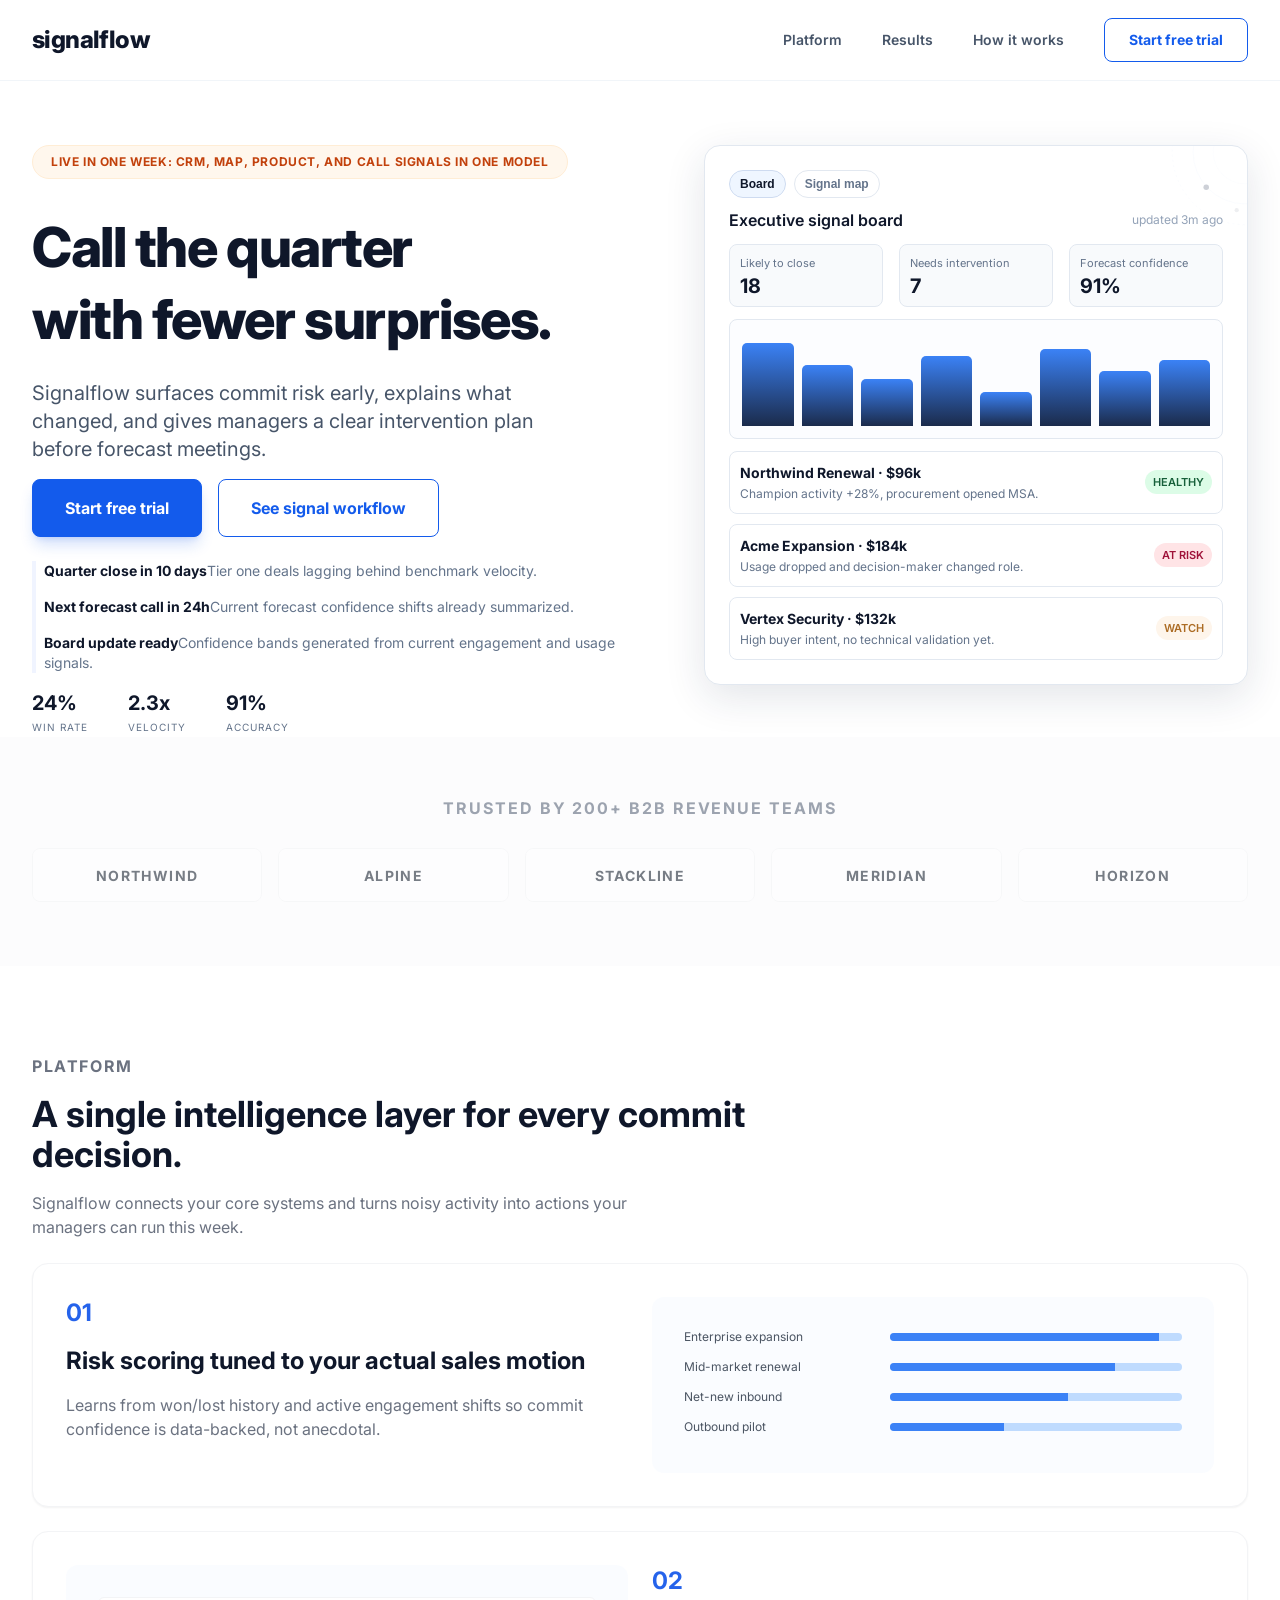
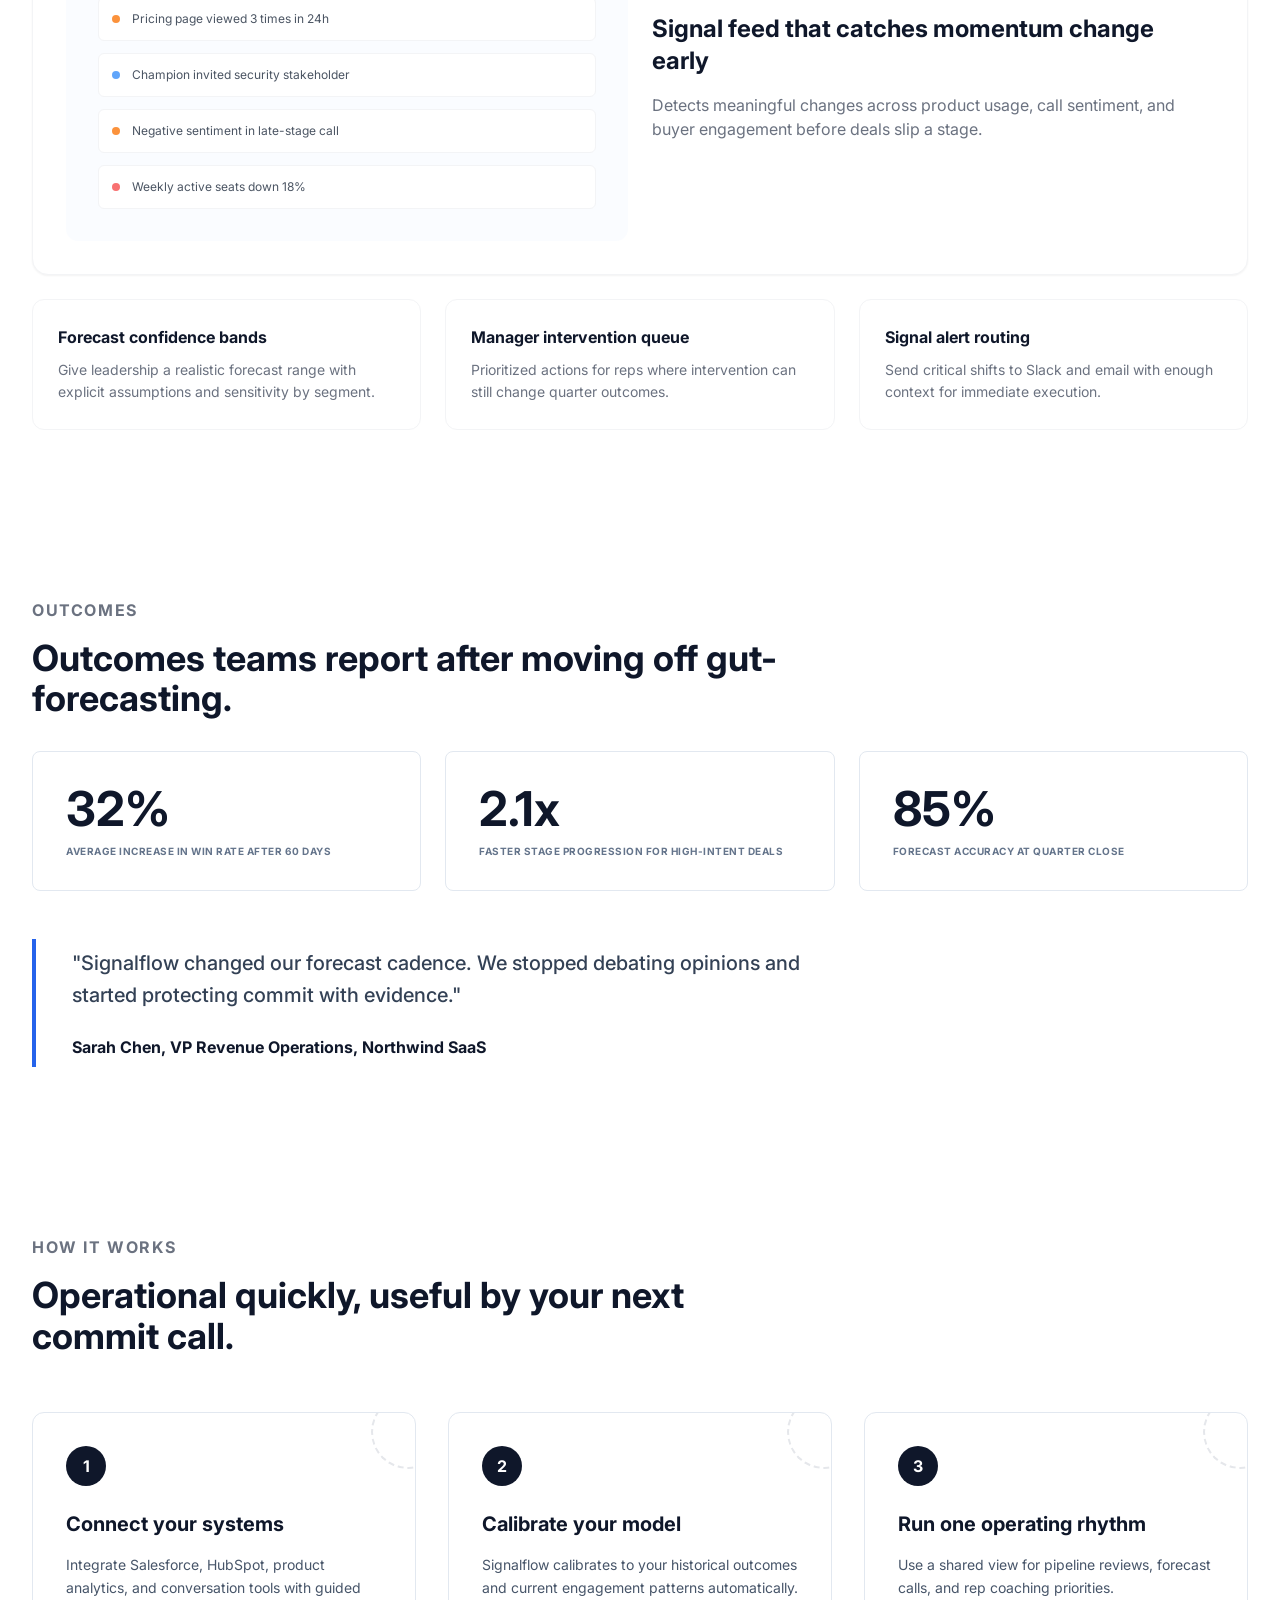
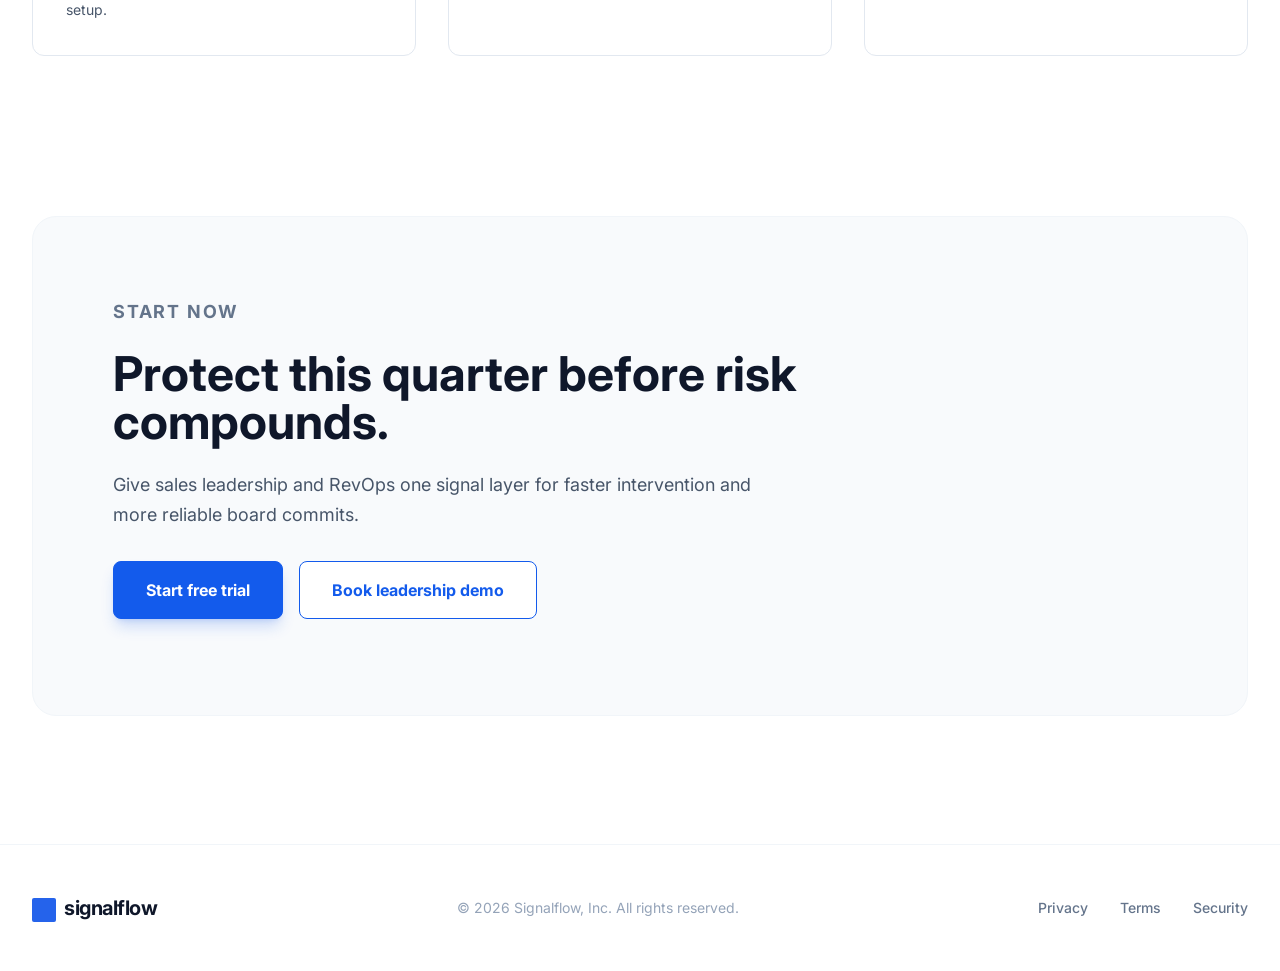
<file: challenges/design-engineer-001/submissions/bright-lazarus/index.html>
<!DOCTYPE html>
<html lang="en">
<head>
  <meta charset="UTF-8" />
  <meta name="viewport" content="width=device-width, initial-scale=1.0" />
  <title>Signalflow | Pipeline Intelligence Platform</title>
  <meta name="description" content="Signalflow helps VP Sales and RevOps teams forecast accurately by unifying CRM, marketing, and product signals." />
  <link rel="preconnect" href="https://fonts.googleapis.com" />
  <link rel="preconnect" href="https://fonts.gstatic.com" crossorigin />
  <link href="https://fonts.googleapis.com/css2?family=Inter:wght@400;600;700;800&display=swap" rel="stylesheet" />
  <link rel="stylesheet" href="styles.css" />
</head>
<body>
  <header class="site-header" id="top">
    <div class="container nav-wrap">
      <a class="wordmark" href="#top" aria-label="Signalflow home">signalflow</a>
      <button class="mobile-toggle" type="button" aria-expanded="false" aria-controls="primary-nav" aria-label="Toggle navigation">
        <span></span>
        <span></span>
        <span></span>
      </button>
      <nav class="nav" id="primary-nav" aria-label="Primary">
        <a href="#platform">Platform</a>
        <a href="#results">Results</a>
        <a href="#workflow">How it works</a>
        <a href="#cta" class="nav-cta">Start free trial</a>
      </nav>
    </div>
  </header>

  <main>
    <section class="hero section" aria-label="Hero">
      <div class="container hero-grid">
        <div class="hero-copy reveal-up">
          <p class="hero-eyebrow">Live in one week: CRM, MAP, product, and call signals in one model</p>
          <h1>Call the quarter<br />with fewer surprises.</h1>
          <p class="hero-subtitle">
            Signalflow surfaces commit risk early, explains what changed,
            and gives managers a clear intervention plan before forecast meetings.
          </p>
          <div class="hero-actions">
            <a class="btn btn-primary" href="#cta">Start free trial</a>
            <a class="btn btn-secondary" href="#platform">See signal workflow</a>
          </div>
          <div class="hero-cro-module">
            <p><strong>Quarter close in 10 days</strong><span>Tier one deals lagging behind benchmark velocity.</span></p>
            <p><strong>Next forecast call in 24h</strong><span>Current forecast confidence shifts already summarized.</span></p>
            <p><strong>Board update ready</strong><span>Confidence bands generated from current engagement and usage signals.</span></p>
          </div>
          <div class="proof-row">
            <p><strong data-count="24" data-suffix="%">24%</strong> WIN RATE</p>
            <p><strong data-count="2.3" data-suffix="x" data-decimal="true">2.3x</strong> VELOCITY</p>
            <p><strong data-count="91" data-suffix="%">91%</strong> ACCURACY</p>
          </div>
        </div>

        <aside class="signal-board reveal-up delay-1" aria-label="Signalflow dashboard preview">
          <div class="visual-variant-switch" role="group" aria-label="Hero illustration variant">
            <button type="button" class="visual-btn is-active" data-visual="board" aria-pressed="true">Board</button>
            <button type="button" class="visual-btn" data-visual="map" aria-pressed="false">Signal map</button>
          </div>
          <img class="board-motif" src="assets/data-orbit.svg" alt="" aria-hidden="true" />
          <div class="board-head">
            <p>Executive signal board</p>
            <span>updated 3m ago</span>
          </div>
          <div class="hero-visual-panel is-active" data-visual-panel="board">
            <div class="board-kpis">
              <article>
                <p>Likely to close</p>
                <h3>18</h3>
              </article>
              <article>
                <p>Needs intervention</p>
                <h3>7</h3>
              </article>
              <article>
                <p>Forecast confidence</p>
                <h3>91%</h3>
              </article>
            </div>
            <div class="board-chart" aria-label="Opportunity health chart">
              <div class="bar" style="--bar-height: 88%"></div>
              <div class="bar" style="--bar-height: 64%"></div>
              <div class="bar" style="--bar-height: 49%"></div>
              <div class="bar" style="--bar-height: 74%"></div>
              <div class="bar" style="--bar-height: 36%"></div>
              <div class="bar" style="--bar-height: 81%"></div>
              <div class="bar" style="--bar-height: 58%"></div>
              <div class="bar" style="--bar-height: 70%"></div>
            </div>
            <div class="board-list">
              <article>
                <div>
                  <h4>Northwind Renewal · $96k</h4>
                  <p>Champion activity +28%, procurement opened MSA.</p>
                </div>
                <span class="tag tag-good">healthy</span>
              </article>
              <article>
                <div>
                  <h4>Acme Expansion · $184k</h4>
                  <p>Usage dropped and decision-maker changed role.</p>
                </div>
                <span class="tag tag-risk">at risk</span>
              </article>
              <article>
                <div>
                  <h4>Vertex Security · $132k</h4>
                  <p>High buyer intent, no technical validation yet.</p>
                </div>
                <span class="tag tag-watch">watch</span>
              </article>
            </div>
          </div>

          <div class="hero-visual-panel" data-visual-panel="map">
            <figure class="hero-map-figure">
              <img src="assets/hero-signal-map.svg" alt="Signal map showing confidence, risk, and trend convergence." />
              <figcaption>Signalflow map: one view for commit confidence, risk movement, and manager intervention timing.</figcaption>
            </figure>
          </div>
        </aside>
      </div>
    </section>

    <section class="trust-strip">
      <div class="container">
        <p>Trusted by 200+ B2B revenue teams</p>
        <div class="trust-grid">
          <span>NORTHWIND</span>
          <span>ALPINE</span>
          <span>STACKLINE</span>
          <span>MERIDIAN</span>
          <span>HORIZON</span>
        </div>
      </div>
    </section>

    <section class="section" id="platform">
      <div class="container">
        <header class="section-head reveal-up">
          <p class="section-kicker">Platform</p>
          <h2>A single intelligence layer for every commit decision.</h2>
          <p>Signalflow connects your core systems and turns noisy activity into actions your managers can run this week.</p>
        </header>

        <div class="feature-stack">
          <article class="feature-block reveal-up">
            <div class="feature-copy">
              <span class="feature-index">01</span>
              <h3>Risk scoring tuned to your actual sales motion</h3>
              <p>Learns from won/lost history and active engagement shifts so commit confidence is data-backed, not anecdotal.</p>
            </div>
            <div class="feature-visual score-visual" aria-hidden="true">
              <div><label>Enterprise expansion</label><span style="--value: 92%"></span></div>
              <div><label>Mid-market renewal</label><span style="--value: 77%"></span></div>
              <div><label>Net-new inbound</label><span style="--value: 61%"></span></div>
              <div><label>Outbound pilot</label><span style="--value: 39%"></span></div>
            </div>
          </article>

          <article class="feature-block reverse reveal-up delay-1">
            <div class="feature-copy">
              <span class="feature-index">02</span>
              <h3>Signal feed that catches momentum change early</h3>
              <p>Detects meaningful changes across product usage, call sentiment, and buyer engagement before deals slip a stage.</p>
            </div>
            <div class="feature-visual feed-visual" aria-hidden="true">
              <p><em></em>Pricing page viewed 3 times in 24h</p>
              <p><em></em>Champion invited security stakeholder</p>
              <p><em></em>Negative sentiment in late-stage call</p>
              <p><em></em>Weekly active seats down 18%</p>
            </div>
          </article>
        </div>

        <div class="cards-grid">
          <article class="info-card reveal-up">
            <h4>Forecast confidence bands</h4>
            <p>Give leadership a realistic forecast range with explicit assumptions and sensitivity by segment.</p>
          </article>
          <article class="info-card reveal-up delay-1">
            <h4>Manager intervention queue</h4>
            <p>Prioritized actions for reps where intervention can still change quarter outcomes.</p>
          </article>
          <article class="info-card reveal-up delay-2">
            <h4>Signal alert routing</h4>
            <p>Send critical shifts to Slack and email with enough context for immediate execution.</p>
          </article>
        </div>
      </div>
    </section>

    <section class="section results" id="results">
      <div class="container">
        <header class="section-head reveal-up">
          <p class="section-kicker">Outcomes</p>
          <h2>Outcomes teams report after moving off gut-forecasting.</h2>
        </header>
        <div class="result-grid">
          <article class="result-card reveal-up">
            <h3><span data-count="34" data-suffix="%">34%</span></h3>
            <p>average increase in win rate after 60 days</p>
          </article>
          <article class="result-card reveal-up delay-1">
            <h3><span data-count="2.3" data-suffix="x" data-decimal="true">2.3x</span></h3>
            <p>faster stage progression for high-intent deals</p>
          </article>
          <article class="result-card reveal-up delay-2">
            <h3><span data-count="91" data-suffix="%">91%</span></h3>
            <p>forecast accuracy at quarter close</p>
          </article>
        </div>

        <blockquote class="quote reveal-up delay-2">
          "Signalflow changed our forecast cadence. We stopped debating opinions and started protecting commit with evidence."
          <cite>Sarah Chen, VP Revenue Operations, Northwind SaaS</cite>
        </blockquote>
      </div>
    </section>

    <section class="section" id="workflow">
      <div class="container">
        <header class="section-head reveal-up">
          <p class="section-kicker">How It Works</p>
          <h2>Operational quickly, useful by your next commit call.</h2>
        </header>

        <div class="workflow-grid">
          <article class="step-card reveal-up">
            <span>1</span>
            <h3>Connect your systems</h3>
            <p>Integrate Salesforce, HubSpot, product analytics, and conversation tools with guided setup.</p>
          </article>
          <article class="step-card reveal-up delay-1">
            <span>2</span>
            <h3>Calibrate your model</h3>
            <p>Signalflow calibrates to your historical outcomes and current engagement patterns automatically.</p>
          </article>
          <article class="step-card reveal-up delay-2">
            <span>3</span>
            <h3>Run one operating rhythm</h3>
            <p>Use a shared view for pipeline reviews, forecast calls, and rep coaching priorities.</p>
          </article>
        </div>
      </div>
    </section>

    <section class="section cta" id="cta">
      <div class="container cta-panel reveal-up">
        <p class="section-kicker">Start now</p>
        <h2>Protect this quarter before risk compounds.</h2>
        <p>Give sales leadership and RevOps one signal layer for faster intervention and more reliable board commits.</p>
        <div class="hero-actions">
          <a class="btn btn-primary" href="#top">Start free trial</a>
          <a class="btn btn-secondary" href="#top">Book leadership demo</a>
        </div>
      </div>
    </section>
  </main>

  <footer class="site-footer">
    <div class="container footer-wrap">
      <p>signalflow</p>
      <small>© <span id="year"></span> Signalflow, Inc. All rights reserved.</small>
      <div>
        <a href="#">Privacy</a>
        <a href="#">Terms</a>
        <a href="#">Security</a>
      </div>
    </div>
  </footer>

  <script src="main.js"></script>
</body>
</html>
</file>
<file: challenges/design-engineer-001/submissions/bright-lazarus/styles.css>
:root {
  --color-bg: #ffffff;
  --color-bg-soft: #f8fafc;
  --color-bg-muted: rgba(249, 250, 251, 0.5);
  --color-ink: #0f172a;
  --color-body: #475569;
  --color-muted: #64748b;
  --color-border: #e2e8f0;
  --color-border-soft: #f3f4f6;
  --color-primary: #2563eb;
  --color-primary-strong: #135bec;
  --color-badge-bg: #fff7ed;
  --color-badge-border: #ffedd5;
  --color-badge-text: #c2410c;
  --radius-sm: 8px;
  --radius-md: 12px;
  --radius-lg: 16px;
  --radius-xl: 24px;
  --shadow-soft: 0 1px 2px rgba(0, 0, 0, 0.05);
  --shadow-primary: 0 10px 15px -3px rgba(19, 91, 236, 0.2), 0 4px 6px -4px rgba(19, 91, 236, 0.2);
  --max-width: 1280px;
}

* {
  box-sizing: border-box;
  margin: 0;
  padding: 0;
}

html {
  scroll-behavior: smooth;
}

body {
  background: var(--color-bg);
  color: var(--color-ink);
  font-family: Inter, sans-serif;
  line-height: 1.5;
  text-rendering: optimizeLegibility;
}

a {
  color: inherit;
  text-decoration: none;
}

img {
  display: block;
  max-width: 100%;
}

.container {
  margin: 0 auto;
  width: min(var(--max-width), calc(100% - 64px));
}

.section {
  padding: 80px 0;
}

.site-header {
  backdrop-filter: blur(6px);
  background: rgba(255, 255, 255, 0.9);
  border-bottom: 1px solid #f1f5f9;
  position: sticky;
  top: 0;
  z-index: 50;
}

.site-header.is-scrolled {
  box-shadow: 0 10px 20px rgba(15, 23, 42, 0.06);
}

.nav-wrap {
  align-items: center;
  display: flex;
  gap: 24px;
  justify-content: space-between;
  min-height: 80px;
}

.wordmark {
  color: var(--color-ink);
  font-size: 24px;
  font-weight: 800;
  letter-spacing: -0.025em;
  text-transform: lowercase;
}

.nav {
  align-items: center;
  display: flex;
  gap: 40px;
}

.nav a {
  color: var(--color-body);
  font-size: 14px;
  font-weight: 600;
  line-height: 20px;
}

.nav a:hover,
.nav a:focus-visible {
  color: var(--color-ink);
}

.nav .nav-cta {
  border: 1px solid var(--color-primary-strong);
  border-radius: var(--radius-sm);
  color: var(--color-primary-strong);
  font-weight: 700;
  padding: 11px 24px;
}

.mobile-toggle {
  align-items: center;
  background: transparent;
  border: 0;
  cursor: pointer;
  display: none;
  flex-direction: column;
  gap: 5px;
  height: 44px;
  justify-content: center;
  width: 44px;
}

.mobile-toggle span {
  background: var(--color-ink);
  border-radius: 2px;
  height: 2px;
  transition: transform 220ms ease, opacity 220ms ease;
  width: 20px;
}

.mobile-toggle[aria-expanded="true"] span:nth-child(1) {
  transform: translateY(7px) rotate(45deg);
}

.mobile-toggle[aria-expanded="true"] span:nth-child(2) {
  opacity: 0;
}

.mobile-toggle[aria-expanded="true"] span:nth-child(3) {
  transform: translateY(-7px) rotate(-45deg);
}

.hero {
  padding: 64px 0 0;
}

.hero-grid {
  align-items: start;
  display: grid;
  gap: 42px;
  grid-template-columns: minmax(0, 584px) minmax(0, 544px);
  justify-content: space-between;
}

.hero-eyebrow {
  background: var(--color-badge-bg);
  border: 1px solid var(--color-badge-border);
  border-radius: 999px;
  color: var(--color-badge-text);
  display: inline-block;
  font-size: 12px;
  font-weight: 700;
  letter-spacing: 0.05em;
  line-height: 16px;
  margin-bottom: 32px;
  padding: 8px 18px;
  text-transform: uppercase;
}

.hero-copy h1 {
  color: var(--color-ink);
  font-size: 55px;
  font-weight: 800;
  letter-spacing: -1.44px;
  line-height: 72px;
  margin-bottom: 24px;
}

.hero-subtitle {
  color: var(--color-body);
  font-size: 20px;
  line-height: 1.4;
  margin-bottom: 8px;
  max-width: 560px;
}

.hero-actions {
  display: flex;
  flex-wrap: wrap;
  gap: 16px;
  padding: 8px 0 16px;
}

.btn {
  border: 1px solid transparent;
  border-radius: var(--radius-sm);
  display: inline-flex;
  font-size: 16px;
  font-weight: 700;
  justify-content: center;
  line-height: 24px;
  min-width: 170px;
  padding: 16px 32px;
  text-align: center;
  transition: transform 180ms ease, background-color 180ms ease, color 180ms ease;
}

.btn:hover,
.btn:focus-visible {
  transform: translateY(-1px);
}

.btn-primary {
  background: var(--color-primary-strong);
  border-color: var(--color-primary-strong);
  box-shadow: var(--shadow-primary);
  color: #fff;
}

.btn-primary:hover,
.btn-primary:focus-visible {
  background: var(--color-primary);
  border-color: var(--color-primary);
}

.btn-secondary {
  background: #fff;
  border-color: var(--color-primary-strong);
  color: var(--color-primary-strong);
}

.btn-secondary:hover,
.btn-secondary:focus-visible {
  background: #eff6ff;
}

.hero-cro-module {
  border-left: 4px solid #f0f4ff;
  display: grid;
  gap: 16px;
  margin-top: 8px;
  padding-left: 8px;
}

.hero-cro-module p {
  color: var(--color-ink);
  font-size: 14px;
  font-weight: 700;
  line-height: 20px;
}

.hero-cro-module span {
  color: var(--color-muted);
  font-weight: 400;
}

.proof-row {
  align-items: center;
  display: flex;
  gap: 40px;
  padding-top: 16px;
}

.proof-row p {
  color: var(--color-muted);
  font-size: 10px;
  letter-spacing: 0.1em;
  line-height: 20px;
}

.proof-row strong {
  color: var(--color-ink);
  display: block;
  font-size: 20px;
  font-weight: 700;
  letter-spacing: normal;
  line-height: 28px;
  margin-bottom: 0;
  text-transform: none;
}

.signal-board {
  background: #fff;
  border: 1px solid var(--color-border);
  border-radius: var(--radius-lg);
  box-shadow: 0 12px 40px rgba(27, 43, 75, 0.12);
  overflow: hidden;
  padding: 24px;
  position: relative;
}

.visual-variant-switch {
  display: inline-flex;
  gap: 8px;
  margin-bottom: 10px;
}

.visual-btn {
  background: #fff;
  border: 1px solid var(--color-border);
  border-radius: 999px;
  color: var(--color-muted);
  cursor: pointer;
  font-size: 12px;
  font-weight: 600;
  padding: 6px 10px;
  transition: all 170ms ease;
}

.visual-btn.is-active {
  background: #eff6ff;
  border-color: #cedbf0;
  color: var(--color-ink);
}

.board-motif {
  animation: motif-drift 12s ease-in-out infinite;
  opacity: 0.22;
  pointer-events: none;
  position: absolute;
  right: -88px;
  top: -84px;
  width: 180px;
}

@keyframes motif-drift {
  0%,
  100% {
    transform: translateY(0) rotate(0deg);
  }
  50% {
    transform: translateY(8px) rotate(3deg);
  }
}

.board-head {
  align-items: center;
  display: flex;
  gap: 8px;
  justify-content: space-between;
  margin-bottom: 12px;
}

.board-head p {
  color: var(--color-ink);
  font-weight: 600;
}

.board-head span {
  color: #94a3b8;
  font-size: 12px;
}

.hero-visual-panel {
  display: none;
}

.hero-visual-panel.is-active {
  display: block;
}

.board-kpis {
  display: grid;
  gap: 16px;
  grid-template-columns: repeat(3, 1fr);
  margin-bottom: 12px;
}

.board-kpis article {
  background: var(--color-bg-soft);
  border: 1px solid var(--color-border);
  border-radius: var(--radius-sm);
  padding: 10px;
}

.board-kpis p {
  color: var(--color-muted);
  font-size: 11px;
}

.board-kpis h3 {
  color: var(--color-ink);
  font-size: 20px;
  line-height: 1;
  margin-top: 4px;
}

.board-chart {
  align-items: flex-end;
  background: #fcfdff;
  border: 1px solid var(--color-border);
  border-radius: var(--radius-sm);
  display: flex;
  gap: 8px;
  height: 120px;
  margin-bottom: 12px;
  padding: 12px;
}

.board-chart .bar {
  background: linear-gradient(to top, #1b2b4b, #3b82f6);
  border-radius: 5px 5px 0 0;
  flex: 1;
  height: 0;
  transition: height 900ms cubic-bezier(0.22, 1, 0.36, 1);
}

.board-chart.animate .bar {
  height: var(--bar-height);
}

.board-list {
  display: grid;
  gap: 10px;
}

.board-list article {
  align-items: center;
  border: 1px solid var(--color-border);
  border-radius: var(--radius-sm);
  display: grid;
  gap: 16px;
  grid-template-columns: 1fr auto;
  padding: 10px;
}

.board-list h4 {
  color: var(--color-ink);
  font-size: 14px;
  margin-bottom: 2px;
}

.board-list p {
  color: var(--color-muted);
  font-size: 12px;
}

.tag {
  border-radius: 999px;
  font-size: 11px;
  font-weight: 600;
  padding: 4px 8px;
  text-transform: uppercase;
}

.tag-good {
  background: #dcfce7;
  color: #17603a;
}

.tag-risk {
  background: #ffe4e6;
  color: #9f1239;
}

.tag-watch {
  background: #fef5eb;
  color: #ac6c24;
}

.hero-map-figure {
  background: #fff;
  border: 1px solid var(--color-border);
  border-radius: 10px;
  overflow: hidden;
}

.hero-map-figure img {
  height: auto;
  width: 100%;
}

.hero-map-figure figcaption {
  border-top: 1px solid var(--color-border);
  color: var(--color-muted);
  font-size: 12px;
  padding: 10px;
}

.trust-strip {
  background: var(--color-bg-muted);
  margin-top: 0;
  padding: 64px 0;
}

.trust-strip p {
  color: #9ca3af;
  font-size: 16px;
  font-weight: 700;
  letter-spacing: 0.12em;
  line-height: 15px;
  margin-bottom: 32px;
  text-align: center;
  text-transform: uppercase;
}

.trust-grid {
  display: grid;
  gap: 16px;
  grid-template-columns: repeat(5, minmax(0, 1fr));
}

.trust-grid span {
  align-items: center;
  background: #fff;
  border: 1px solid var(--color-border-soft);
  border-radius: var(--radius-sm);
  color: #1f2937;
  display: flex;
  font-size: 14px;
  font-weight: 700;
  height: 54px;
  justify-content: center;
  letter-spacing: 0.1em;
  opacity: 0.6;
}

.section-head {
  margin-bottom: 24px;
  max-width: 768px;
}

.section-kicker {
  color: var(--color-primary);
  font-size: 12px;
  font-weight: 700;
  letter-spacing: 0.1em;
  line-height: 16px;
  margin-bottom: 16px;
  text-transform: uppercase;
}

.section-head h2 {
  color: var(--color-ink);
  font-size: clamp(2rem, 3.6vw, 36px);
  font-weight: 700;
  line-height: 1.12;
  margin-bottom: 8px;
}

.section-head p {
  color: #6b7280;
  font-size: 16px;
  line-height: 24px;
  max-width: 672px;
  padding-top: 8px;
}

.feature-stack {
  display: grid;
  gap: 24px;
  margin-bottom: 24px;
}

.feature-block {
  background: #fff;
  border: 1px solid var(--color-border-soft);
  border-radius: var(--radius-lg);
  box-shadow: var(--shadow-soft);
  display: grid;
  gap: 24px;
  grid-template-columns: repeat(2, minmax(0, 1fr));
  padding: 33px;
}

.feature-block.reverse .feature-copy {
  order: 2;
}

.feature-block.reverse .feature-visual {
  order: 1;
}

.feature-index {
  color: var(--color-primary);
  display: inline-block;
  font-size: 24px;
  font-weight: 700;
  line-height: 32px;
  margin-bottom: 16px;
}

.feature-copy h3 {
  color: var(--color-ink);
  font-size: 24px;
  font-weight: 700;
  line-height: 32px;
  margin-bottom: 16px;
}

.feature-copy p {
  color: #6b7280;
  font-size: 16px;
  line-height: 24px;
}

.feature-visual {
  background: rgba(239, 246, 255, 0.3);
  border-radius: var(--radius-md);
  min-height: 176px;
  padding: 32px;
}

.score-visual div {
  align-items: center;
  display: grid;
  gap: 8px;
  grid-template-columns: 198px 1fr;
  margin-bottom: 14px;
}

.score-visual div:last-child {
  margin-bottom: 0;
}

.score-visual label {
  color: #4b5563;
  font-size: 12px;
  line-height: 16px;
}

.score-visual span {
  background: #bfdbfe;
  border-radius: 999px;
  display: block;
  height: 8px;
  overflow: hidden;
  position: relative;
}

.score-visual span::after {
  background: #3b82f6;
  content: "";
  height: 100%;
  left: 0;
  position: absolute;
  top: 0;
  transition: width 850ms cubic-bezier(0.22, 1, 0.36, 1);
  width: 0;
}

.score-visual.animate span::after {
  width: var(--value);
}

.feed-visual {
  display: grid;
  gap: 12px;
}

.feed-visual p {
  align-items: center;
  background: #fff;
  border: 1px solid var(--color-border-soft);
  border-radius: 6px;
  color: #4b5563;
  display: flex;
  font-size: 12px;
  gap: 12px;
  line-height: 16px;
  padding: 13px;
}

.feed-visual em {
  border-radius: 999px;
  display: inline-block;
  flex-shrink: 0;
  height: 8px;
  width: 8px;
}

.feed-visual p:nth-child(1) em,
.feed-visual p:nth-child(3) em {
  background: #fb923c;
}

.feed-visual p:nth-child(2) em {
  background: #60a5fa;
}

.feed-visual p:nth-child(4) em {
  background: #f87171;
}

.cards-grid {
  display: grid;
  gap: 24px;
  grid-template-columns: repeat(3, minmax(0, 1fr));
}

.info-card {
  background: #fff;
  border: 1px solid var(--color-border-soft);
  border-radius: var(--radius-md);
  padding: 25px;
}

.info-card h4 {
  color: var(--color-ink);
  font-size: 16px;
  font-weight: 700;
  line-height: 24px;
  margin-bottom: 10px;
}

.info-card p {
  color: #6b7280;
  font-size: 14px;
  line-height: 22.75px;
}

.results {
  background: #fff;
}

.result-grid {
  display: grid;
  gap: 24px;
  grid-template-columns: repeat(3, minmax(0, 1fr));
  margin: 32px 0 48px;
}

.result-card {
  background: #fff;
  border: 1px solid var(--color-border);
  border-radius: var(--radius-sm);
  padding: 33px;
}

.result-card h3 {
  color: var(--color-ink);
  font-size: 48px;
  font-weight: 700;
  line-height: 48px;
  margin-bottom: 12px;
}

.result-card p {
  color: var(--color-muted);
  font-size: 10px;
  font-weight: 700;
  letter-spacing: 0.05em;
  line-height: 12.5px;
  text-transform: uppercase;
}

.quote {
  border-left: 4px solid var(--color-primary);
  color: #334155;
  font-size: 20px;
  font-weight: 500;
  line-height: 32px;
  max-width: 768px;
  padding: 8px 0 8px 36px;
}

.quote cite {
  color: var(--color-ink);
  display: block;
  font-size: 16px;
  font-style: normal;
  font-weight: 700;
  line-height: 24px;
  margin-top: 24px;
}

.workflow-grid {
  display: grid;
  gap: 32px;
  grid-template-columns: repeat(3, minmax(0, 1fr));
  padding-top: 32px;
}

.step-card {
  background: #fff;
  border: 1px solid var(--color-border);
  border-radius: var(--radius-md);
  overflow: hidden;
  padding: 33px;
  position: relative;
}

.step-card::after {
  border: 2px dashed #e5e7eb;
  border-radius: 50px;
  content: "";
  height: 70px;
  position: absolute;
  right: -30px;
  top: -18px;
  width: 70px;
}

.step-card span {
  align-items: center;
  background: var(--color-ink);
  border-radius: 999px;
  color: #fff;
  display: inline-flex;
  font-size: 16px;
  font-weight: 700;
  height: 40px;
  justify-content: center;
  line-height: 24px;
  margin-bottom: 24px;
  width: 40px;
}

.step-card h3 {
  color: var(--color-ink);
  font-size: 20px;
  font-weight: 700;
  line-height: 28px;
  margin-bottom: 16px;
}

.step-card p {
  color: var(--color-body);
  font-size: 14px;
  line-height: 22.75px;
}

.cta {
  background: #fff;
  padding-top: 80px;
}

.cta-panel {
  align-items: flex-start;
  background: var(--color-bg-soft);
  border: 1px solid #f1f5f9;
  border-radius: var(--radius-xl);
  display: flex;
  flex-direction: column;
  gap: 24px;
  justify-content: center;
  min-height: 425px;
  padding: 80px;
}

.cta-panel .section-kicker {
  color: var(--color-muted);
  margin-bottom: 0;
}

.cta-panel h2 {
  color: var(--color-ink);
  font-size: clamp(2.2rem, 5vw, 48px);
  font-weight: 700;
  line-height: 1;
  margin-bottom: 0;
  max-width: 768px;
}

.cta-panel > p {
  color: var(--color-body);
  font-size: 18px;
  line-height: 29.25px;
  margin-bottom: 0;
  max-width: 672px;
}

.site-footer {
  background: #fff;
  border-top: 1px solid #f1f5f9;
  margin-top: 48px;
  padding: 48px 0;
}

.footer-wrap {
  align-items: center;
  display: flex;
  flex-wrap: wrap;
  gap: 16px;
  justify-content: space-between;
}

.footer-wrap p {
  color: var(--color-ink);
  font-size: 20px;
  font-weight: 700;
  letter-spacing: -0.025em;
  text-transform: lowercase;
}

.footer-wrap p::before {
  background: var(--color-primary);
  border-radius: 2px;
  content: "";
  display: inline-block;
  height: 24px;
  margin-right: 8px;
  vertical-align: middle;
  width: 24px;
}

.footer-wrap small {
  color: #94a3b8;
  font-size: 14px;
  line-height: 20px;
}

.footer-wrap div {
  display: flex;
  gap: 32px;
}

.footer-wrap a {
  color: var(--color-muted);
  font-size: 14px;
  font-weight: 500;
  line-height: 20px;
}

.footer-wrap a:hover,
.footer-wrap a:focus-visible {
  color: var(--color-ink);
}

.reveal-up {
  opacity: 0;
  transform: translateY(20px);
  transition: opacity 620ms cubic-bezier(0.22, 1, 0.36, 1), transform 620ms cubic-bezier(0.22, 1, 0.36, 1);
}

.reveal-up.visible {
  opacity: 1;
  transform: translateY(0);
}

.delay-1 {
  transition-delay: 100ms;
}

.delay-2 {
  transition-delay: 180ms;
}

@media (max-width: 1160px) {
  .hero-grid {
    grid-template-columns: 1fr;
  }

  .hero-copy h1 {
    font-size: 48px;
    line-height: 60px;
  }

  .signal-board {
    padding: 20px;
  }

  .feature-block,
  .result-grid,
  .workflow-grid,
  .cards-grid {
    grid-template-columns: 1fr;
  }

  .feature-block.reverse .feature-copy,
  .feature-block.reverse .feature-visual {
    order: initial;
  }

  .trust-grid {
    grid-template-columns: repeat(3, minmax(0, 1fr));
  }

  .cta-panel {
    padding: 56px 42px;
  }
}

@media (max-width: 980px) {
  .hero-copy h1 {
    font-size: 42px;
    line-height: 54px;
    margin-bottom: 16px;
  }

  .hero-subtitle {
    font-size: 18px;
    line-height: 28px;
  }

  .proof-row {
    flex-wrap: wrap;
    gap: 20px;
  }

  .board-list article {
    gap: 10px;
    grid-template-columns: 1fr;
  }

  .tag {
    justify-self: start;
  }
}

@media (max-width: 760px) {
  .container {
    width: min(var(--max-width), calc(100% - 32px));
  }

  .section {
    padding: 64px 0;
  }

  .hero {
    padding-top: 40px;
  }

  .hero-copy h1 {
    font-size: 36px;
    letter-spacing: -0.03em;
    line-height: 44px;
    margin-bottom: 18px;
  }

  .hero-subtitle {
    font-size: 16px;
    line-height: 24px;
  }

  /* .proof-row {
    align-items: flex-start;
    flex-direction: column;
    gap: 14px;
  } */

  .nav {
    align-items: stretch;
    background: rgba(255, 255, 255, 0.98);
    border-bottom: 1px solid var(--color-border);
    display: none;
    flex-direction: column;
    gap: 8px;
    left: 0;
    padding: 16px;
    position: fixed;
    right: 0;
    top: 80px;
  }

  .nav.open {
    display: flex;
  }

  .nav .nav-cta {
    text-align: center;
  }

  .mobile-toggle {
    display: inline-flex;
  }

  .hero-actions {
    width: 100%;
  }

  .hero-actions .btn {
    width: 100%;
  }

  .trust-strip p {
    font-size: 13px;
  }

  .trust-grid {
    grid-template-columns: repeat(2, minmax(0, 1fr));
  }

  .board-kpis {
    grid-template-columns: 1fr;
  }

  .board-chart {
    gap: 6px;
    height: 112px;
    padding: 10px;
  }

  .board-list h4 {
    font-size: 13px;
  }

  .board-list p {
    font-size: 11px;
  }

  .score-visual div {
    grid-template-columns: 130px 1fr;
  }

  .cta-panel {
    border-radius: 16px;
    padding: 40px 24px;
  }

  .cta-panel > p {
    font-size: 16px;
    line-height: 24px;
  }

  .footer-wrap {
    align-items: flex-start;
    flex-direction: column;
  }

  .footer-wrap div {
    gap: 16px;
  }
}

@media (max-width: 560px) {
  .container {
    width: min(var(--max-width), calc(100% - 24px));
  }

  .hero {
    padding-top: 28px;
  }

  .hero-copy h1 {
    font-size: 32px;
    line-height: 40px;
    margin-bottom: 14px;
  }

  .hero-eyebrow {
    font-size: 11px;
    line-height: 14px;
    margin-bottom: 20px;
    padding: 7px 12px;
  }

  .proof-row {
    gap: 10px;
  }

  .proof-row strong {
    font-size: 18px;
    line-height: 24px;
  }

  .signal-board {
    border-radius: 12px;
    padding: 14px;
  }

  .visual-variant-switch {
    width: 100%;
  }

  .visual-btn {
    flex: 1;
    text-align: center;
  }

  .trust-grid {
    grid-template-columns: 1fr;
  }

  .cta-panel {
    min-height: auto;
    padding: 30px 18px;
  }

  .footer-wrap p {
    font-size: 18px;
  }
}

@media (prefers-reduced-motion: reduce) {
  html {
    scroll-behavior: auto;
  }

  .reveal-up,
  .score-visual span::after,
  .btn {
    transition: none;
  }
}
</file>
